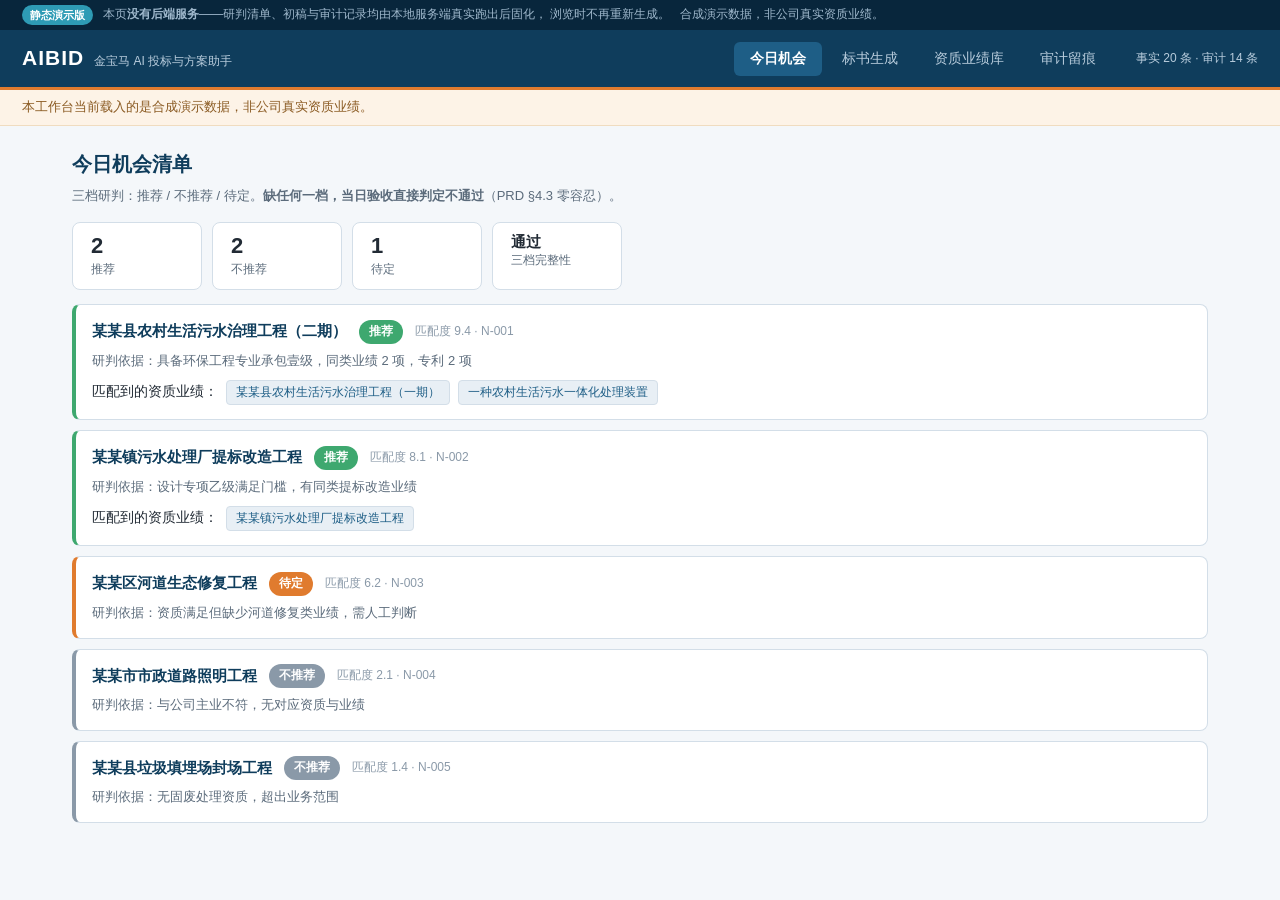
<file: demo.html>
<!DOCTYPE html>
<html lang="zh-CN">
<head>
<meta charset="utf-8">
<meta name="viewport" content="width=device-width, initial-scale=1">
<title>AIBID 工作台 · 金宝马 AI 投标与方案助手</title>
<style>
/* AIBID 工作台 · 样式
   配色沿用项目既有设计令牌（深靛蓝主色 + 青蓝/橙作强调），
   与交付的 PPT、架构图保持一致。 */

:root {
  --navy: #0F3D5C;
  --navy-d: #08263C;
  --navy-l: #1E5E86;
  --teal: #2E9BB5;
  --orange: #E07B2E;
  --green: #3EA86F;
  --red: #C04A3F;
  --dark: #222B35;
  --gray: #5B6B7B;
  --gray-l: #8A99A8;
  --bg: #F4F7FA;
  --bg2: #E8EFF5;
  --border: #D3DEE8;
  --white: #fff;
}

* { box-sizing: border-box; }

body {
  margin: 0;
  font-family: "Microsoft YaHei", "微软雅黑", "PingFang SC", "Noto Sans CJK SC",
               "WenQuanYi Micro Hei", sans-serif;
  background: var(--bg);
  color: var(--dark);
  font-size: 14px;
  line-height: 1.65;
}

/* ------------------------------------------------------------ 顶栏 */
.topbar {
  display: flex; align-items: center; gap: 24px;
  background: var(--navy); color: var(--white);
  padding: 0 22px; height: 60px;
  border-bottom: 3px solid var(--orange);
  position: sticky; top: 0; z-index: 20;
}
.brand { display: flex; align-items: baseline; gap: 10px; }
.logo { font-size: 21px; font-weight: 700; letter-spacing: 1px; }
.sub { font-size: 12px; color: #B8CCDC; }
.tabs { display: flex; gap: 4px; margin-left: auto; }
.tab {
  background: transparent; border: 0; color: #B8CCDC;
  padding: 8px 16px; border-radius: 6px; cursor: pointer;
  font-size: 14px; font-family: inherit; transition: .15s;
}
.tab:hover { background: rgba(255,255,255,.08); color: var(--white); }
.tab.active { background: var(--navy-l); color: var(--white); font-weight: 600; }
.status { font-size: 12px; color: #B8CCDC; white-space: nowrap; }

/* ------------------------------------------------------------ 声明条 */
.notice {
  background: #FDF3E7; color: #8A5A22;
  border-bottom: 1px solid #F0DCC0;
  padding: 7px 22px; font-size: 12.5px;
}

main { padding: 22px; max-width: 1180px; margin: 0 auto; }
.view { display: none; }
.view.active { display: block; }

.viewhead { margin-bottom: 16px; }
.viewhead h2 { margin: 0 0 4px; font-size: 20px; color: var(--navy); }
.viewhead p { margin: 0; color: var(--gray); font-size: 13px; }

.panel {
  background: var(--white); border: 1px solid var(--border);
  border-radius: 8px; padding: 16px; margin-bottom: 16px;
}
.panel h3 { margin: 0 0 12px; font-size: 15px; color: var(--navy); }

.stack { display: flex; flex-direction: column; gap: 10px; }

/* ------------------------------------------------------------ 控件 */
.controls { display: flex; gap: 16px; align-items: flex-end; flex-wrap: wrap; }
.controls label {
  display: flex; flex-direction: column; gap: 5px;
  font-size: 12.5px; color: var(--gray); font-weight: 600;
}
input, select {
  font-family: inherit; font-size: 14px;
  padding: 8px 10px; border: 1px solid var(--border);
  border-radius: 6px; background: var(--white); color: var(--dark);
  min-width: 170px;
}
input:focus, select:focus { outline: 2px solid var(--teal); outline-offset: -1px; }
button {
  font-family: inherit; font-size: 14px; cursor: pointer;
  padding: 9px 18px; border-radius: 6px;
  border: 1px solid var(--border); background: var(--white); color: var(--dark);
  transition: .15s;
}
button:hover { border-color: var(--teal); color: var(--teal); }
button.primary {
  background: var(--navy); color: var(--white); border-color: var(--navy);
  font-weight: 600;
}
button.primary:hover { background: var(--navy-l); color: var(--white); }
button:disabled { opacity: .5; cursor: not-allowed; }

/* ------------------------------------------------------------ 机会卡片 */
.verdictbar { display: flex; gap: 10px; margin-bottom: 14px; flex-wrap: wrap; }
.vchip {
  border-radius: 8px; padding: 10px 18px; border: 1px solid var(--border);
  background: var(--white); min-width: 130px;
}
.vchip .n { font-size: 22px; font-weight: 700; line-height: 1.2; }
.vchip .l { font-size: 12px; color: var(--gray); }
.vchip.miss { border-color: var(--red); background: #FAF0EF; }

.opp {
  background: var(--white); border: 1px solid var(--border);
  border-left: 4px solid var(--gray-l);
  border-radius: 8px; padding: 14px 16px;
}
.opp.推荐 { border-left-color: var(--green); }
.opp.不推荐 { border-left-color: var(--gray-l); }
.opp.待定 { border-left-color: var(--orange); }
.opp .row1 { display: flex; align-items: center; gap: 12px; flex-wrap: wrap; }
.opp .title { font-weight: 600; font-size: 15px; color: var(--navy); }
.opp .score { font-size: 12px; color: var(--gray-l); }
.badge {
  font-size: 12px; font-weight: 700; padding: 2px 10px; border-radius: 20px;
  color: var(--white);
}
.badge.推荐 { background: var(--green); }
.badge.不推荐 { background: var(--gray-l); }
.badge.待定 { background: var(--orange); }
.opp .reason { color: var(--gray); font-size: 13px; margin-top: 6px; }
.opp .matched { margin-top: 8px; display: flex; gap: 8px; flex-wrap: wrap; }
.tag {
  font-size: 12px; padding: 2px 9px; border-radius: 4px;
  background: var(--bg2); color: var(--navy-l); border: 1px solid var(--border);
}

/* ------------------------------------------------------------ 生成结果 */
.result-head {
  display: flex; align-items: center; gap: 12px; flex-wrap: wrap;
  margin-bottom: 12px;
}
.pill {
  font-size: 12.5px; font-weight: 700; padding: 4px 12px; border-radius: 20px;
}
.pill.ok { background: #E7F5EC; color: var(--green); }
.pill.bad { background: #FAF0EF; color: var(--red); }

.draft {
  background: var(--white); border: 1px solid var(--border);
  border-radius: 8px; padding: 20px 24px;
}
.draft h4 {
  margin: 18px 0 8px; font-size: 15px; color: var(--navy);
  padding-bottom: 6px; border-bottom: 1px solid var(--border);
}
.draft h4:first-child { margin-top: 0; }
.draft p { margin: 0; line-height: 1.9; text-align: justify; }

/* 引用高亮 —— 本应用的核心视觉：每处事实都可点开溯源 */
.cite {
  background: #EAF6F9; border-bottom: 2px solid var(--teal);
  padding: 1px 2px; border-radius: 3px; cursor: pointer;
  transition: .12s;
}
.cite:hover { background: #D3EDF4; }

.blockedbox {
  background: #FAF0EF; border: 1px solid var(--red);
  border-left: 5px solid var(--red);
  border-radius: 8px; padding: 16px 20px; margin-bottom: 14px;
}
.blockedbox h3 { color: var(--red); margin: 0 0 8px; font-size: 15px; }
.blockedbox ul { margin: 8px 0 0; padding-left: 20px; color: #7A3B36; }
.blockedbox li { margin-bottom: 4px; font-size: 13px; }

.riskbox {
  background: #FDF7EE; border: 1px solid #F0DCC0;
  border-radius: 8px; padding: 14px 18px; margin-top: 14px;
}
.riskbox h3 { color: #8A5A22; margin: 0 0 8px; font-size: 14px; }
.riskbox .ok { color: var(--green); font-weight: 600; }

/* ------------------------------------------------------------ 事实库 */
.filter { display: flex; gap: 8px; margin-bottom: 14px; flex-wrap: wrap; }
.filter button.on { background: var(--navy); color: var(--white); border-color: var(--navy); }

.fact {
  background: var(--white); border: 1px solid var(--border);
  border-radius: 8px; padding: 12px 16px;
}
.fact .top { display: flex; align-items: center; gap: 10px; flex-wrap: wrap; }
.fact .fid {
  font-family: ui-monospace, Consolas, monospace; font-size: 12px;
  background: var(--bg2); padding: 2px 7px; border-radius: 4px; color: var(--navy-l);
}
.fact .ttl { font-weight: 600; color: var(--navy); }
.fact .meta { color: var(--gray); font-size: 12.5px; margin-top: 5px; }
.fact .rendered {
  margin-top: 7px; padding: 8px 12px; background: var(--bg);
  border-left: 3px solid var(--teal); border-radius: 4px;
  font-size: 13px; color: var(--dark);
}

/* ------------------------------------------------------------ 审计 */
.summary { display: flex; gap: 12px; flex-wrap: wrap; margin-bottom: 16px; }
.sum {
  background: var(--white); border: 1px solid var(--border);
  border-radius: 8px; padding: 12px 18px; min-width: 150px;
}
.sum .n { font-size: 20px; font-weight: 700; color: var(--navy); }
.sum .l { font-size: 12px; color: var(--gray); }
.sum.ok { border-color: var(--green); }
.sum.ok .n { color: var(--green); }
.sum.bad { border-color: var(--red); }
.sum.bad .n { color: var(--red); }

table { width: 100%; border-collapse: collapse; font-size: 13px; }
th {
  text-align: left; padding: 8px 10px; background: var(--navy);
  color: var(--white); font-weight: 600; font-size: 12.5px;
}
td { padding: 7px 10px; border-bottom: 1px solid var(--border); }
tr:nth-child(even) td { background: var(--bg); }
.mono { font-family: ui-monospace, Consolas, monospace; font-size: 12px; color: var(--gray); }

/* ------------------------------------------------------------ 弹窗 */
.modal {
  display: none; position: fixed; inset: 0; z-index: 50;
  background: rgba(8,38,60,.55);
  align-items: center; justify-content: center; padding: 20px;
}
.modal.open { display: flex; }
.modalbox {
  background: var(--white); border-radius: 10px; padding: 24px 26px;
  max-width: 560px; width: 100%; max-height: 80vh; overflow: auto;
  position: relative;
}
.closer {
  position: absolute; top: 12px; right: 12px;
  border: 0; background: transparent; font-size: 16px; color: var(--gray);
  padding: 4px 8px;
}
.modalbox h3 { margin: 0 0 14px; color: var(--navy); font-size: 16px; }
.kv { display: grid; grid-template-columns: 96px 1fr; gap: 8px 12px; font-size: 13px; }
.kv .k { color: var(--gray); font-weight: 600; }
.kv .v { color: var(--dark); word-break: break-all; }
.quote {
  margin-top: 14px; padding: 12px 14px; background: var(--bg);
  border-left: 3px solid var(--teal); border-radius: 4px; line-height: 1.8;
}

.empty { color: var(--gray-l); text-align: center; padding: 30px; font-size: 13px; }
.spin { color: var(--teal); font-size: 13px; padding: 10px 0; }

</style>
<style>
  /* 静态演示版附加样式 —— 不动 style.css，保证它与 app/static/style.css 逐字一致 */
  .demo-strip {
    background: var(--navy-d); color: #9FB8CC;
    font-size: 12px; padding: 5px 22px;
    display: flex; gap: 10px; align-items: center; flex-wrap: wrap;
  }
  .demo-strip .chip {
    background: var(--teal); color: #fff; font-weight: 700;
    padding: 1px 8px; border-radius: 20px; font-size: 11px;
  }
  .demo-strip a { color: #8FD3E6; }
</style>
</head>
<body>

<div class="demo-strip">
  <span class="chip">静态演示版</span>
  <span>本页<b>没有后端服务</b>——研判清单、初稿与审计记录均由本地服务端真实跑出后固化，
        浏览时不再重新生成。</span>
  <span>合成演示数据，非公司真实资质业绩。</span>
</div>

<header class="topbar">
  <div class="brand">
    <span class="logo">AIBID</span>
    <span class="sub">金宝马 AI 投标与方案助手</span>
  </div>
  <nav class="tabs">
    <button class="tab active" data-view="opps">今日机会</button>
    <button class="tab" data-view="gen">标书生成</button>
    <button class="tab" data-view="facts">资质业绩库</button>
    <button class="tab" data-view="audit">审计留痕</button>
  </nav>
  <div class="status" id="status"></div>
</header>

<div class="notice" id="notice"></div>

<main>

  <!-- ============================ 今日机会 ============================ -->
  <section class="view active" id="view-opps">
    <div class="viewhead">
      <h2>今日机会清单</h2>
      <p>三档研判：推荐 / 不推荐 / 待定。<b>缺任何一档，当日验收直接判定不通过</b>（PRD §4.3 零容忍）。</p>
    </div>
    <div class="verdictbar" id="verdictbar"></div>
    <div id="oppsList" class="stack"></div>
  </section>

  <!-- ============================ 标书生成 ============================ -->
  <section class="view" id="view-gen">
    <div class="viewhead">
      <h2>标书初稿生成</h2>
      <p>AI 只出初稿、不做决策。每处事实引用都会被<b>确定性回查器</b>逐条核验，
         不通过即<b>阻断出稿</b>。</p>
    </div>

    <div class="panel">
      <div class="controls">
        <label>标书类型
          <select id="tpl">
            <option>商务标</option>
            <option>技术标</option>
          </select>
        </label>
        <label>项目关键词
          <input id="kw" list="kwlist" value="农村生活污水" placeholder="如：农村生活污水">
        </label>
        <label>生成人
          <input id="actor" value="小陈" placeholder="姓名">
        </label>
        <button class="primary" id="btnGen">生成初稿</button>
      </div>
      <datalist id="kwlist"></datalist>
      <p style="margin:10px 0 0;font-size:12.5px;color:#5B6B7B">
        静态版预置了若干关键词与模板组合的<b>真实生成结果</b>，点输入框可下拉选择。
        填入其他关键词将返回「阻断」——静态版无后端可检索，与真实系统的
        fail-closed 行为一致：<b>查不到事实就不出稿</b>。
        回放的是导出时的记录，故「生成人」填什么都不改变结果。
      </p>
    </div>

    <div id="genResult"></div>
  </section>

  <!-- ============================ 资质业绩库 ============================ -->
  <section class="view" id="view-facts">
    <div class="viewhead">
      <h2>资质业绩库</h2>
      <p>事实<b>入库后不可修改</b>，只能新增版本 —— 由数据库触发器强制，
         防止有人事后偷改业绩去投标。</p>
    </div>
    <div class="filter" id="factFilter"></div>
    <div id="factsList" class="stack"></div>
  </section>

  <!-- ============================ 审计留痕 ============================ -->
  <section class="view" id="view-audit">
    <div class="viewhead">
      <h2>审计留痕</h2>
      <p>哈希链 append-only：<b>改动任意一条记录，其后全部失配</b>。
         审计方可脱离本系统独立重算。</p>
    </div>
    <div id="auditSummary"></div>
    <div class="panel">
      <h3>已生成初稿</h3>
      <div id="draftsList"></div>
    </div>
    <div class="panel">
      <h3>审计日志（末 60 条）</h3>
      <div id="auditLog"></div>
    </div>
  </section>

</main>

<div class="modal" id="modal">
  <div class="modalbox">
    <button class="closer" id="modalClose">✕</button>
    <div id="modalBody"></div>
  </div>
</div>

<!-- 顺序要紧：先备好数据、再装好 fetch 垫片，最后才加载 app.js。
     app.js 与线上版逐字相同 —— 演示版没有改一行业务代码。 -->
<script>
/* AIBID 静态演示数据 —— 由 scripts/export_static_demo.py 自动生成。
 * 内容为真实流水线跑出的合成演示数据，非公司真实资质业绩。
 * 请勿手工编辑；要改请改导出脚本后重跑。 */
window.DEMO_DATA = {
 "facts": [
  {
   "fact_id": "CERT-001",
   "kind": "certificate",
   "kind_label": "资质证书",
   "title": "高新技术企业证书",
   "issued_at": "2023-12-31",
   "issuer": "湖北省科学技术厅",
   "ref_no": "GR20234200xxxx",
   "version": 1,
   "rendered": "高新技术企业证书（湖北省科学技术厅颁发，有效期至 2023 年 12 月，证书编号 GR20234200xxxx）",
   "evidence_uri": "minio://aibid-evidence/demo/CERT-001.pdf",
   "evidence_sha": "ae8e0b176ebace72…"
  },
  {
   "fact_id": "CERT-002",
   "kind": "certificate",
   "kind_label": "资质证书",
   "title": "ISO9001 质量管理体系认证证书",
   "issued_at": "2024-05-31",
   "issuer": "中质协质量保证中心",
   "ref_no": "00124Q30xxxR0M",
   "version": 1,
   "rendered": "ISO9001 质量管理体系认证证书（中质协质量保证中心颁发，有效期至 2024 年 05 月，证书编号 00124Q30xxxR0M）",
   "evidence_uri": "minio://aibid-evidence/demo/CERT-002.pdf",
   "evidence_sha": "f23c9481a4f9fc23…"
  },
  {
   "fact_id": "CERT-003",
   "kind": "certificate",
   "kind_label": "资质证书",
   "title": "ISO14001 环境管理体系认证证书",
   "issued_at": "2024-05-31",
   "issuer": "中质协质量保证中心",
   "ref_no": "00124E30xxxR0M",
   "version": 1,
   "rendered": "ISO14001 环境管理体系认证证书（中质协质量保证中心颁发，有效期至 2024 年 05 月，证书编号 00124E30xxxR0M）",
   "evidence_uri": "minio://aibid-evidence/demo/CERT-003.pdf",
   "evidence_sha": "5a861d370f41df90…"
  },
  {
   "fact_id": "CERT-004",
   "kind": "certificate",
   "kind_label": "资质证书",
   "title": "安全生产许可证",
   "issued_at": "2025-03-31",
   "issuer": "湖北省住房和城乡建设厅",
   "ref_no": "（鄂）JZ安许证字[2022]xxxxxx",
   "version": 1,
   "rendered": "安全生产许可证（湖北省住房和城乡建设厅颁发，有效期至 2025 年 03 月，证书编号 （鄂）JZ安许证字[2022]xxxxxx）",
   "evidence_uri": "minio://aibid-evidence/demo/CERT-004.pdf",
   "evidence_sha": "e08d9a2247f036b1…"
  },
  {
   "fact_id": "CERT-005",
   "kind": "certificate",
   "kind_label": "资质证书",
   "title": "黑臭水体治理产业联盟理事长单位证书",
   "issued_at": "2022-10-31",
   "issuer": "黑臭水体治理产业技术创新战略联盟",
   "ref_no": "LM2022xxx",
   "version": 1,
   "rendered": "黑臭水体治理产业联盟理事长单位证书（黑臭水体治理产业技术创新战略联盟颁发，有效期至 2022 年 10 月，证书编号 LM2022xxx）",
   "evidence_uri": "minio://aibid-evidence/demo/CERT-005.pdf",
   "evidence_sha": "6ae4c3e649a9a4d3…"
  },
  {
   "fact_id": "PAT-001",
   "kind": "patent",
   "kind_label": "专利",
   "title": "一种农村生活污水一体化处理装置",
   "issued_at": "2021-05-18",
   "issuer": "国家知识产权局",
   "ref_no": "ZL202110xxxxxx.1",
   "version": 1,
   "rendered": "一种农村生活污水一体化处理装置（2021 年授权，国家知识产权局，专利号 ZL202110xxxxxx.1）",
   "evidence_uri": "minio://aibid-evidence/demo/PAT-001.pdf",
   "evidence_sha": "451e6819ddfb5a27…"
  },
  {
   "fact_id": "PAT-002",
   "kind": "patent",
   "kind_label": "专利",
   "title": "一种光伏曝气机用智能控制方法",
   "issued_at": "2022-03-22",
   "issuer": "国家知识产权局",
   "ref_no": "ZL202210xxxxxx.4",
   "version": 1,
   "rendered": "一种光伏曝气机用智能控制方法（2022 年授权，国家知识产权局，专利号 ZL202210xxxxxx.4）",
   "evidence_uri": "minio://aibid-evidence/demo/PAT-002.pdf",
   "evidence_sha": "1fe068c39fde8a35…"
  },
  {
   "fact_id": "PAT-003",
   "kind": "patent",
   "kind_label": "专利",
   "title": "一种黑臭水体原位修复的微生物菌剂投加装置",
   "issued_at": "2020-09-11",
   "issuer": "国家知识产权局",
   "ref_no": "ZL202010xxxxxx.7",
   "version": 1,
   "rendered": "一种黑臭水体原位修复的微生物菌剂投加装置（2020 年授权，国家知识产权局，专利号 ZL202010xxxxxx.7）",
   "evidence_uri": "minio://aibid-evidence/demo/PAT-003.pdf",
   "evidence_sha": "bfc25747720b61cc…"
  },
  {
   "fact_id": "PAT-004",
   "kind": "patent",
   "kind_label": "专利",
   "title": "一种风光互补供电的污水处理系统",
   "issued_at": "2023-01-06",
   "issuer": "国家知识产权局",
   "ref_no": "ZL202310xxxxxx.2",
   "version": 1,
   "rendered": "一种风光互补供电的污水处理系统（2023 年授权，国家知识产权局，专利号 ZL202310xxxxxx.2）",
   "evidence_uri": "minio://aibid-evidence/demo/PAT-004.pdf",
   "evidence_sha": "e988c1952bad925c…"
  },
  {
   "fact_id": "PAT-005",
   "kind": "patent",
   "kind_label": "专利",
   "title": "一种河道生态护坡结构",
   "issued_at": "2019-07-30",
   "issuer": "国家知识产权局",
   "ref_no": "ZL201910xxxxxx.9",
   "version": 1,
   "rendered": "一种河道生态护坡结构（2019 年授权，国家知识产权局，专利号 ZL201910xxxxxx.9）",
   "evidence_uri": "minio://aibid-evidence/demo/PAT-005.pdf",
   "evidence_sha": "69fa8e205b41334a…"
  },
  {
   "fact_id": "PAT-006",
   "kind": "patent",
   "kind_label": "专利",
   "title": "一种污水处理用高效沉淀池",
   "issued_at": "2022-11-25",
   "issuer": "国家知识产权局",
   "ref_no": "ZL202211xxxxxx.5",
   "version": 1,
   "rendered": "一种污水处理用高效沉淀池（2022 年授权，国家知识产权局，专利号 ZL202211xxxxxx.5）",
   "evidence_uri": "minio://aibid-evidence/demo/PAT-006.pdf",
   "evidence_sha": "4e7d1f25a1809b3a…"
  },
  {
   "fact_id": "PRJ-001",
   "kind": "project",
   "kind_label": "工程业绩",
   "title": "某某县农村生活污水治理工程（一期）",
   "issued_at": "2021-10-15",
   "issuer": "某某县住房和城乡建设局",
   "ref_no": "HBJM-2021-037",
   "version": 1,
   "rendered": "某某县农村生活污水治理工程（一期）（2021 年 10 月，建设单位 某某县住房和城乡建设局）（合同号 HBJM-2021-037）",
   "evidence_uri": "minio://aibid-evidence/demo/PRJ-001.pdf",
   "evidence_sha": "8f11b23338820cf8…"
  },
  {
   "fact_id": "PRJ-002",
   "kind": "project",
   "kind_label": "工程业绩",
   "title": "某某市黑臭水体整治工程",
   "issued_at": "2020-06-28",
   "issuer": "某某市城市管理执法局",
   "ref_no": "HBJM-2020-014",
   "version": 1,
   "rendered": "某某市黑臭水体整治工程（2020 年 06 月，建设单位 某某市城市管理执法局）（合同号 HBJM-2020-014）",
   "evidence_uri": "minio://aibid-evidence/demo/PRJ-002.pdf",
   "evidence_sha": "9d396777d0385c5e…"
  },
  {
   "fact_id": "PRJ-003",
   "kind": "project",
   "kind_label": "工程业绩",
   "title": "某某镇污水处理厂提标改造工程",
   "issued_at": "2022-08-09",
   "issuer": "某某镇人民政府",
   "ref_no": "HBJM-2022-052",
   "version": 1,
   "rendered": "某某镇污水处理厂提标改造工程（2022 年 08 月，建设单位 某某镇人民政府）（合同号 HBJM-2022-052）",
   "evidence_uri": "minio://aibid-evidence/demo/PRJ-003.pdf",
   "evidence_sha": "3f84031b8b21b360…"
  },
  {
   "fact_id": "PRJ-004",
   "kind": "project",
   "kind_label": "工程业绩",
   "title": "某某区农村环境综合整治项目",
   "issued_at": "2023-04-20",
   "issuer": "某某区生态环境分局",
   "ref_no": "HBJM-2023-008",
   "version": 1,
   "rendered": "某某区农村环境综合整治项目（2023 年 04 月，建设单位 某某区生态环境分局）（合同号 HBJM-2023-008）",
   "evidence_uri": "minio://aibid-evidence/demo/PRJ-004.pdf",
   "evidence_sha": "48caaeece3c89e4e…"
  },
  {
   "fact_id": "PRJ-005",
   "kind": "project",
   "kind_label": "工程业绩",
   "title": "某某县河道生态修复工程",
   "issued_at": "2019-12-05",
   "issuer": "某某县水利和湖泊局",
   "ref_no": "HBJM-2019-061",
   "version": 1,
   "rendered": "某某县河道生态修复工程（2019 年 12 月，建设单位 某某县水利和湖泊局）（合同号 HBJM-2019-061）",
   "evidence_uri": "minio://aibid-evidence/demo/PRJ-005.pdf",
   "evidence_sha": "3a1bb31ceb3a0601…"
  },
  {
   "fact_id": "PRJ-006",
   "kind": "project",
   "kind_label": "工程业绩",
   "title": "某某村分散式污水处理设施建设",
   "issued_at": "2024-03-12",
   "issuer": "某某乡人民政府",
   "ref_no": "HBJM-2024-021",
   "version": 1,
   "rendered": "某某村分散式污水处理设施建设（2024 年 03 月，建设单位 某某乡人民政府）（合同号 HBJM-2024-021）",
   "evidence_uri": "minio://aibid-evidence/demo/PRJ-006.pdf",
   "evidence_sha": "260a58b61a04afec…"
  },
  {
   "fact_id": "QUAL-001",
   "kind": "qualification",
   "kind_label": "资质类别",
   "title": "环境工程（水污染防治）设计专项乙级",
   "issued_at": "2021-06-30",
   "issuer": "湖北省住房和城乡建设厅",
   "ref_no": "A1420xxxxxx",
   "version": 1,
   "rendered": "环境工程（水污染防治）设计专项乙级（湖北省住房和城乡建设厅）",
   "evidence_uri": "minio://aibid-evidence/demo/QUAL-001.pdf",
   "evidence_sha": "55d7ee641e12d8a1…"
  },
  {
   "fact_id": "QUAL-002",
   "kind": "qualification",
   "kind_label": "资质类别",
   "title": "环保工程专业承包壹级",
   "issued_at": "2020-11-15",
   "issuer": "湖北省住房和城乡建设厅",
   "ref_no": "D2420xxxxxx",
   "version": 1,
   "rendered": "环保工程专业承包壹级（湖北省住房和城乡建设厅）",
   "evidence_uri": "minio://aibid-evidence/demo/QUAL-002.pdf",
   "evidence_sha": "5c1e9aceab9e3c17…"
  },
  {
   "fact_id": "QUAL-003",
   "kind": "qualification",
   "kind_label": "资质类别",
   "title": "市政公用工程施工总承包贰级",
   "issued_at": "2019-08-20",
   "issuer": "湖北省住房和城乡建设厅",
   "ref_no": "D3420xxxxxx",
   "version": 1,
   "rendered": "市政公用工程施工总承包贰级（湖北省住房和城乡建设厅）",
   "evidence_uri": "minio://aibid-evidence/demo/QUAL-003.pdf",
   "evidence_sha": "f24ddfac94985275…"
  }
 ],
 "opportunities": [
  {
   "notice_id": "N-001",
   "title": "某某县农村生活污水治理工程（二期）",
   "score": 9.4,
   "verdict": "推荐",
   "reasons": [
    "具备环保工程专业承包壹级，同类业绩 2 项，专利 2 项"
   ],
   "matched": [
    {
     "fact_id": "PRJ-001",
     "title": "某某县农村生活污水治理工程（一期）"
    },
    {
     "fact_id": "PAT-001",
     "title": "一种农村生活污水一体化处理装置"
    }
   ]
  },
  {
   "notice_id": "N-002",
   "title": "某某镇污水处理厂提标改造工程",
   "score": 8.1,
   "verdict": "推荐",
   "reasons": [
    "设计专项乙级满足门槛，有同类提标改造业绩"
   ],
   "matched": [
    {
     "fact_id": "PRJ-003",
     "title": "某某镇污水处理厂提标改造工程"
    }
   ]
  },
  {
   "notice_id": "N-003",
   "title": "某某区河道生态修复工程",
   "score": 6.2,
   "verdict": "待定",
   "reasons": [
    "资质满足但缺少河道修复类业绩，需人工判断"
   ],
   "matched": []
  },
  {
   "notice_id": "N-004",
   "title": "某某市市政道路照明工程",
   "score": 2.1,
   "verdict": "不推荐",
   "reasons": [
    "与公司主业不符，无对应资质与业绩"
   ],
   "matched": []
  },
  {
   "notice_id": "N-005",
   "title": "某某县垃圾填埋场封场工程",
   "score": 1.4,
   "verdict": "不推荐",
   "reasons": [
    "无固废处理资质，超出业务范围"
   ],
   "matched": []
  }
 ],
 "generate": {
  "商务标|农村生活污水": {
   "draft_id": "DRAFT-B6A98DC0CF36",
   "keyword": "农村生活污水",
   "template": "商务标",
   "blocked": false,
   "status": "verified",
   "snapshot_id": "SNAP-AC3BC8C4BCDBED8B",
   "generated_by": "小陈",
   "sections": [
    {
     "heading": "第一章 投标人基本情况",
     "text": "我公司为依法注册的环保工程企业，具备环境工程（水污染防治）设计专项乙级（湖北省住房和城乡建设厅），并持有安全生产许可证（湖北省住房和城乡建设厅颁发，有效期至 2025 年 03 月，证书编号 （鄂）JZ安许证字[2022]xxxxxx）、ISO9001 质量管理体系认证证书（中质协质量保证中心颁发，有效期至 2024 年 05 月，证书编号 00124Q30xxxR0M）、ISO14001 环境管理体系认证证书（中质协质量保证中心颁发，有效期至 2024 年 05 月，证书编号 00124E30xxxR0M）、高新技术企业证书（湖北省科学技术厅颁发，有效期至 2023 年 12 月，证书编号 GR20234200xxxx）。上述资质证书均在有效期内，投标时可提供原件核验。"
    },
    {
     "heading": "第二章 类似工程业绩",
     "text": "近年我公司完成的同类工程业绩包括某某县农村生活污水治理工程（一期）（2021 年 10 月，建设单位 某某县住房和城乡建设局）（合同号 HBJM-2021-037）、某某区农村环境综合整治项目（2023 年 04 月，建设单位 某某区生态环境分局）（合同号 HBJM-2023-008）、某某镇污水处理厂提标改造工程（2022 年 08 月，建设单位 某某镇人民政府）（合同号 HBJM-2022-052）、某某村分散式污水处理设施建设（2024 年 03 月，建设单位 某某乡人民政府）（合同号 HBJM-2024-021）。以上项目均已竣工并通过建设单位验收，可提供合同及验收证明。"
    },
    {
     "heading": "第三章 技术能力与知识产权",
     "text": "我公司在环保治理领域持续投入研发，已获授权专利包括一种农村生活污水一体化处理装置（2021 年授权，国家知识产权局，专利号 ZL202110xxxxxx.1）、一种污水处理用高效沉淀池（2022 年授权，国家知识产权局，专利号 ZL202211xxxxxx.5）、一种风光互补供电的污水处理系统（2023 年授权，国家知识产权局，专利号 ZL202310xxxxxx.2）。上述专利均为自主申请，权属清晰无争议。"
    }
   ],
   "citations": [
    {
     "fact_id": "QUAL-001",
     "start": 18,
     "end": 48,
     "rendered": "环境工程（水污染防治）设计专项乙级（湖北省住房和城乡建设厅）",
     "kind": "qualification",
     "title": "环境工程（水污染防治）设计专项乙级",
     "evidence_uri": "minio://aibid-evidence/demo/QUAL-001.pdf",
     "issued_at": "2021-06-30"
    },
    {
     "fact_id": "CERT-004",
     "start": 52,
     "end": 118,
     "rendered": "安全生产许可证（湖北省住房和城乡建设厅颁发，有效期至 2025 年 03 月，证书编号 （鄂）JZ安许证字[2022]xxxxxx）",
     "kind": "certificate",
     "title": "安全生产许可证",
     "evidence_uri": "minio://aibid-evidence/demo/CERT-004.pdf",
     "issued_at": "2025-03-31"
    },
    {
     "fact_id": "CERT-002",
     "start": 119,
     "end": 187,
     "rendered": "ISO9001 质量管理体系认证证书（中质协质量保证中心颁发，有效期至 2024 年 05 月，证书编号 00124Q30xxxR0M）",
     "kind": "certificate",
     "title": "ISO9001 质量管理体系认证证书",
     "evidence_uri": "minio://aibid-evidence/demo/CERT-002.pdf",
     "issued_at": "2024-05-31"
    },
    {
     "fact_id": "CERT-003",
     "start": 188,
     "end": 257,
     "rendered": "ISO14001 环境管理体系认证证书（中质协质量保证中心颁发，有效期至 2024 年 05 月，证书编号 00124E30xxxR0M）",
     "kind": "certificate",
     "title": "ISO14001 环境管理体系认证证书",
     "evidence_uri": "minio://aibid-evidence/demo/CERT-003.pdf",
     "issued_at": "2024-05-31"
    },
    {
     "fact_id": "CERT-001",
     "start": 258,
     "end": 315,
     "rendered": "高新技术企业证书（湖北省科学技术厅颁发，有效期至 2023 年 12 月，证书编号 GR20234200xxxx）",
     "kind": "certificate",
     "title": "高新技术企业证书",
     "evidence_uri": "minio://aibid-evidence/demo/CERT-001.pdf",
     "issued_at": "2023-12-31"
    },
    {
     "fact_id": "PRJ-001",
     "start": 357,
     "end": 423,
     "rendered": "某某县农村生活污水治理工程（一期）（2021 年 10 月，建设单位 某某县住房和城乡建设局）（合同号 HBJM-2021-037）",
     "kind": "project",
     "title": "某某县农村生活污水治理工程（一期）",
     "evidence_uri": "minio://aibid-evidence/demo/PRJ-001.pdf",
     "issued_at": "2021-10-15"
    },
    {
     "fact_id": "PRJ-004",
     "start": 424,
     "end": 484,
     "rendered": "某某区农村环境综合整治项目（2023 年 04 月，建设单位 某某区生态环境分局）（合同号 HBJM-2023-008）",
     "kind": "project",
     "title": "某某区农村环境综合整治项目",
     "evidence_uri": "minio://aibid-evidence/demo/PRJ-004.pdf",
     "issued_at": "2023-04-20"
    },
    {
     "fact_id": "PRJ-003",
     "start": 485,
     "end": 544,
     "rendered": "某某镇污水处理厂提标改造工程（2022 年 08 月，建设单位 某某镇人民政府）（合同号 HBJM-2022-052）",
     "kind": "project",
     "title": "某某镇污水处理厂提标改造工程",
     "evidence_uri": "minio://aibid-evidence/demo/PRJ-003.pdf",
     "issued_at": "2022-08-09"
    },
    {
     "fact_id": "PRJ-006",
     "start": 545,
     "end": 604,
     "rendered": "某某村分散式污水处理设施建设（2024 年 03 月，建设单位 某某乡人民政府）（合同号 HBJM-2024-021）",
     "kind": "project",
     "title": "某某村分散式污水处理设施建设",
     "evidence_uri": "minio://aibid-evidence/demo/PRJ-006.pdf",
     "issued_at": "2024-03-12"
    },
    {
     "fact_id": "PAT-001",
     "start": 660,
     "end": 714,
     "rendered": "一种农村生活污水一体化处理装置（2021 年授权，国家知识产权局，专利号 ZL202110xxxxxx.1）",
     "kind": "patent",
     "title": "一种农村生活污水一体化处理装置",
     "evidence_uri": "minio://aibid-evidence/demo/PAT-001.pdf",
     "issued_at": "2021-05-18"
    },
    {
     "fact_id": "PAT-006",
     "start": 715,
     "end": 766,
     "rendered": "一种污水处理用高效沉淀池（2022 年授权，国家知识产权局，专利号 ZL202211xxxxxx.5）",
     "kind": "patent",
     "title": "一种污水处理用高效沉淀池",
     "evidence_uri": "minio://aibid-evidence/demo/PAT-006.pdf",
     "issued_at": "2022-11-25"
    },
    {
     "fact_id": "PAT-004",
     "start": 767,
     "end": 821,
     "rendered": "一种风光互补供电的污水处理系统（2023 年授权，国家知识产权局，专利号 ZL202310xxxxxx.2）",
     "kind": "patent",
     "title": "一种风光互补供电的污水处理系统",
     "evidence_uri": "minio://aibid-evidence/demo/PAT-004.pdf",
     "issued_at": "2023-01-06"
    }
   ],
   "reasons": [],
   "risk": {
    "coverage": 1.0,
    "checked": 12,
    "findings": [
     {
      "code": "R10_报价大写与小写不一致",
      "located": "投标函",
      "detail": "报价大写或小写缺失，无法核验一致性"
     },
     {
      "code": "R12_文件签署或盖章页缺失",
      "located": "签署页",
      "detail": "缺少签署或盖章页"
     }
    ]
   }
  },
  "技术标|农村生活污水": {
   "draft_id": "DRAFT-C367D59CF2E8",
   "keyword": "农村生活污水",
   "template": "技术标",
   "blocked": false,
   "status": "verified",
   "snapshot_id": "SNAP-AC3BC8C4BCDBED8B",
   "generated_by": "小陈",
   "sections": [
    {
     "heading": "第一章 项目理解与总体思路",
     "text": "本次招标项目与我公司主业高度契合。结合我方在某某县农村生活污水治理工程（一期）（2021 年 10 月，建设单位 某某县住房和城乡建设局）（合同号 HBJM-2021-037）中积累的工程经验，拟按现行技术规范编制本技术方案。"
    },
    {
     "heading": "第二章 工艺路线与关键技术",
     "text": "针对本项目的治理目标，我方采用以一种农村生活污水一体化处理装置（2021 年授权，国家知识产权局，专利号 ZL202110xxxxxx.1）为核心的工艺路线，该技术在同类项目中已有实际应用验证，处理效果稳定可达标。"
    },
    {
     "heading": "第三章 履约能力保障",
     "text": "我方具备环境工程（水污染防治）设计专项乙级（湖北省住房和城乡建设厅），并已完成某某县农村生活污水治理工程（一期）（2021 年 10 月，建设单位 某某县住房和城乡建设局）（合同号 HBJM-2021-037）、某某区农村环境综合整治项目（2023 年 04 月，建设单位 某某区生态环境分局）（合同号 HBJM-2023-008）等工程，人员、设备与资金均可满足本项目工期要求。"
    }
   ],
   "citations": [
    {
     "fact_id": "PRJ-001",
     "start": 22,
     "end": 88,
     "rendered": "某某县农村生活污水治理工程（一期）（2021 年 10 月，建设单位 某某县住房和城乡建设局）（合同号 HBJM-2021-037）",
     "kind": "project",
     "title": "某某县农村生活污水治理工程（一期）",
     "evidence_uri": "minio://aibid-evidence/demo/PRJ-001.pdf",
     "issued_at": "2021-10-15"
    },
    {
     "fact_id": "PAT-001",
     "start": 130,
     "end": 184,
     "rendered": "一种农村生活污水一体化处理装置（2021 年授权，国家知识产权局，专利号 ZL202110xxxxxx.1）",
     "kind": "patent",
     "title": "一种农村生活污水一体化处理装置",
     "evidence_uri": "minio://aibid-evidence/demo/PAT-001.pdf",
     "issued_at": "2021-05-18"
    },
    {
     "fact_id": "QUAL-001",
     "start": 226,
     "end": 256,
     "rendered": "环境工程（水污染防治）设计专项乙级（湖北省住房和城乡建设厅）",
     "kind": "qualification",
     "title": "环境工程（水污染防治）设计专项乙级",
     "evidence_uri": "minio://aibid-evidence/demo/QUAL-001.pdf",
     "issued_at": "2021-06-30"
    },
    {
     "fact_id": "PRJ-001",
     "start": 261,
     "end": 327,
     "rendered": "某某县农村生活污水治理工程（一期）（2021 年 10 月，建设单位 某某县住房和城乡建设局）（合同号 HBJM-2021-037）",
     "kind": "project",
     "title": "某某县农村生活污水治理工程（一期）",
     "evidence_uri": "minio://aibid-evidence/demo/PRJ-001.pdf",
     "issued_at": "2021-10-15"
    },
    {
     "fact_id": "PRJ-004",
     "start": 328,
     "end": 388,
     "rendered": "某某区农村环境综合整治项目（2023 年 04 月，建设单位 某某区生态环境分局）（合同号 HBJM-2023-008）",
     "kind": "project",
     "title": "某某区农村环境综合整治项目",
     "evidence_uri": "minio://aibid-evidence/demo/PRJ-004.pdf",
     "issued_at": "2023-04-20"
    }
   ],
   "reasons": [],
   "risk": {
    "coverage": 1.0,
    "checked": 12,
    "findings": [
     {
      "code": "R10_报价大写与小写不一致",
      "located": "投标函",
      "detail": "报价大写或小写缺失，无法核验一致性"
     },
     {
      "code": "R12_文件签署或盖章页缺失",
      "located": "签署页",
      "detail": "缺少签署或盖章页"
     }
    ]
   }
  },
  "商务标|污水处理厂提标改造": {
   "draft_id": "DRAFT-6F6B93E7B114",
   "keyword": "污水处理厂提标改造",
   "template": "商务标",
   "blocked": false,
   "status": "verified",
   "snapshot_id": "SNAP-AC3BC8C4BCDBED8B",
   "generated_by": "小陈",
   "sections": [
    {
     "heading": "第一章 投标人基本情况",
     "text": "我公司为依法注册的环保工程企业，具备环境工程（水污染防治）设计专项乙级（湖北省住房和城乡建设厅），并持有安全生产许可证（湖北省住房和城乡建设厅颁发，有效期至 2025 年 03 月，证书编号 （鄂）JZ安许证字[2022]xxxxxx）、ISO9001 质量管理体系认证证书（中质协质量保证中心颁发，有效期至 2024 年 05 月，证书编号 00124Q30xxxR0M）、ISO14001 环境管理体系认证证书（中质协质量保证中心颁发，有效期至 2024 年 05 月，证书编号 00124E30xxxR0M）、高新技术企业证书（湖北省科学技术厅颁发，有效期至 2023 年 12 月，证书编号 GR20234200xxxx）。上述资质证书均在有效期内，投标时可提供原件核验。"
    },
    {
     "heading": "第二章 类似工程业绩",
     "text": "近年我公司完成的同类工程业绩包括某某镇污水处理厂提标改造工程（2022 年 08 月，建设单位 某某镇人民政府）（合同号 HBJM-2022-052）、某某村分散式污水处理设施建设（2024 年 03 月，建设单位 某某乡人民政府）（合同号 HBJM-2024-021）、某某县农村生活污水治理工程（一期）（2021 年 10 月，建设单位 某某县住房和城乡建设局）（合同号 HBJM-2021-037）。以上项目均已竣工并通过建设单位验收，可提供合同及验收证明。"
    },
    {
     "heading": "第三章 技术能力与知识产权",
     "text": "我公司在环保治理领域持续投入研发，已获授权专利包括一种污水处理用高效沉淀池（2022 年授权，国家知识产权局，专利号 ZL202211xxxxxx.5）、一种风光互补供电的污水处理系统（2023 年授权，国家知识产权局，专利号 ZL202310xxxxxx.2）、一种农村生活污水一体化处理装置（2021 年授权，国家知识产权局，专利号 ZL202110xxxxxx.1）。上述专利均为自主申请，权属清晰无争议。"
    }
   ],
   "citations": [
    {
     "fact_id": "QUAL-001",
     "start": 18,
     "end": 48,
     "rendered": "环境工程（水污染防治）设计专项乙级（湖北省住房和城乡建设厅）",
     "kind": "qualification",
     "title": "环境工程（水污染防治）设计专项乙级",
     "evidence_uri": "minio://aibid-evidence/demo/QUAL-001.pdf",
     "issued_at": "2021-06-30"
    },
    {
     "fact_id": "CERT-004",
     "start": 52,
     "end": 118,
     "rendered": "安全生产许可证（湖北省住房和城乡建设厅颁发，有效期至 2025 年 03 月，证书编号 （鄂）JZ安许证字[2022]xxxxxx）",
     "kind": "certificate",
     "title": "安全生产许可证",
     "evidence_uri": "minio://aibid-evidence/demo/CERT-004.pdf",
     "issued_at": "2025-03-31"
    },
    {
     "fact_id": "CERT-002",
     "start": 119,
     "end": 187,
     "rendered": "ISO9001 质量管理体系认证证书（中质协质量保证中心颁发，有效期至 2024 年 05 月，证书编号 00124Q30xxxR0M）",
     "kind": "certificate",
     "title": "ISO9001 质量管理体系认证证书",
     "evidence_uri": "minio://aibid-evidence/demo/CERT-002.pdf",
     "issued_at": "2024-05-31"
    },
    {
     "fact_id": "CERT-003",
     "start": 188,
     "end": 257,
     "rendered": "ISO14001 环境管理体系认证证书（中质协质量保证中心颁发，有效期至 2024 年 05 月，证书编号 00124E30xxxR0M）",
     "kind": "certificate",
     "title": "ISO14001 环境管理体系认证证书",
     "evidence_uri": "minio://aibid-evidence/demo/CERT-003.pdf",
     "issued_at": "2024-05-31"
    },
    {
     "fact_id": "CERT-001",
     "start": 258,
     "end": 315,
     "rendered": "高新技术企业证书（湖北省科学技术厅颁发，有效期至 2023 年 12 月，证书编号 GR20234200xxxx）",
     "kind": "certificate",
     "title": "高新技术企业证书",
     "evidence_uri": "minio://aibid-evidence/demo/CERT-001.pdf",
     "issued_at": "2023-12-31"
    },
    {
     "fact_id": "PRJ-003",
     "start": 357,
     "end": 416,
     "rendered": "某某镇污水处理厂提标改造工程（2022 年 08 月，建设单位 某某镇人民政府）（合同号 HBJM-2022-052）",
     "kind": "project",
     "title": "某某镇污水处理厂提标改造工程",
     "evidence_uri": "minio://aibid-evidence/demo/PRJ-003.pdf",
     "issued_at": "2022-08-09"
    },
    {
     "fact_id": "PRJ-006",
     "start": 417,
     "end": 476,
     "rendered": "某某村分散式污水处理设施建设（2024 年 03 月，建设单位 某某乡人民政府）（合同号 HBJM-2024-021）",
     "kind": "project",
     "title": "某某村分散式污水处理设施建设",
     "evidence_uri": "minio://aibid-evidence/demo/PRJ-006.pdf",
     "issued_at": "2024-03-12"
    },
    {
     "fact_id": "PRJ-001",
     "start": 477,
     "end": 543,
     "rendered": "某某县农村生活污水治理工程（一期）（2021 年 10 月，建设单位 某某县住房和城乡建设局）（合同号 HBJM-2021-037）",
     "kind": "project",
     "title": "某某县农村生活污水治理工程（一期）",
     "evidence_uri": "minio://aibid-evidence/demo/PRJ-001.pdf",
     "issued_at": "2021-10-15"
    },
    {
     "fact_id": "PAT-006",
     "start": 599,
     "end": 650,
     "rendered": "一种污水处理用高效沉淀池（2022 年授权，国家知识产权局，专利号 ZL202211xxxxxx.5）",
     "kind": "patent",
     "title": "一种污水处理用高效沉淀池",
     "evidence_uri": "minio://aibid-evidence/demo/PAT-006.pdf",
     "issued_at": "2022-11-25"
    },
    {
     "fact_id": "PAT-004",
     "start": 651,
     "end": 705,
     "rendered": "一种风光互补供电的污水处理系统（2023 年授权，国家知识产权局，专利号 ZL202310xxxxxx.2）",
     "kind": "patent",
     "title": "一种风光互补供电的污水处理系统",
     "evidence_uri": "minio://aibid-evidence/demo/PAT-004.pdf",
     "issued_at": "2023-01-06"
    },
    {
     "fact_id": "PAT-001",
     "start": 706,
     "end": 760,
     "rendered": "一种农村生活污水一体化处理装置（2021 年授权，国家知识产权局，专利号 ZL202110xxxxxx.1）",
     "kind": "patent",
     "title": "一种农村生活污水一体化处理装置",
     "evidence_uri": "minio://aibid-evidence/demo/PAT-001.pdf",
     "issued_at": "2021-05-18"
    }
   ],
   "reasons": [],
   "risk": {
    "coverage": 1.0,
    "checked": 12,
    "findings": [
     {
      "code": "R10_报价大写与小写不一致",
      "located": "投标函",
      "detail": "报价大写或小写缺失，无法核验一致性"
     },
     {
      "code": "R12_文件签署或盖章页缺失",
      "located": "签署页",
      "detail": "缺少签署或盖章页"
     }
    ]
   }
  },
  "技术标|河道生态修复": {
   "draft_id": "DRAFT-09E4F49BA8B8",
   "keyword": "河道生态修复",
   "template": "技术标",
   "blocked": false,
   "status": "verified",
   "snapshot_id": "SNAP-AC3BC8C4BCDBED8B",
   "generated_by": "小陈",
   "sections": [
    {
     "heading": "第一章 项目理解与总体思路",
     "text": "本次招标项目与我公司主业高度契合。结合我方在某某县河道生态修复工程（2019 年 12 月，建设单位 某某县水利和湖泊局）（合同号 HBJM-2019-061）中积累的工程经验，拟按现行技术规范编制本技术方案。"
    },
    {
     "heading": "第二章 工艺路线与关键技术",
     "text": "针对本项目的治理目标，我方采用以一种河道生态护坡结构（2019 年授权，国家知识产权局，专利号 ZL201910xxxxxx.9）为核心的工艺路线，该技术在同类项目中已有实际应用验证，处理效果稳定可达标。"
    },
    {
     "heading": "第三章 履约能力保障",
     "text": "我方具备环境工程（水污染防治）设计专项乙级（湖北省住房和城乡建设厅），并已完成某某县河道生态修复工程（2019 年 12 月，建设单位 某某县水利和湖泊局）（合同号 HBJM-2019-061）、某某区农村环境综合整治项目（2023 年 04 月，建设单位 某某区生态环境分局）（合同号 HBJM-2023-008）等工程，人员、设备与资金均可满足本项目工期要求。"
    }
   ],
   "citations": [
    {
     "fact_id": "PRJ-005",
     "start": 22,
     "end": 80,
     "rendered": "某某县河道生态修复工程（2019 年 12 月，建设单位 某某县水利和湖泊局）（合同号 HBJM-2019-061）",
     "kind": "project",
     "title": "某某县河道生态修复工程",
     "evidence_uri": "minio://aibid-evidence/demo/PRJ-005.pdf",
     "issued_at": "2019-12-05"
    },
    {
     "fact_id": "PAT-005",
     "start": 122,
     "end": 171,
     "rendered": "一种河道生态护坡结构（2019 年授权，国家知识产权局，专利号 ZL201910xxxxxx.9）",
     "kind": "patent",
     "title": "一种河道生态护坡结构",
     "evidence_uri": "minio://aibid-evidence/demo/PAT-005.pdf",
     "issued_at": "2019-07-30"
    },
    {
     "fact_id": "QUAL-001",
     "start": 213,
     "end": 243,
     "rendered": "环境工程（水污染防治）设计专项乙级（湖北省住房和城乡建设厅）",
     "kind": "qualification",
     "title": "环境工程（水污染防治）设计专项乙级",
     "evidence_uri": "minio://aibid-evidence/demo/QUAL-001.pdf",
     "issued_at": "2021-06-30"
    },
    {
     "fact_id": "PRJ-005",
     "start": 248,
     "end": 306,
     "rendered": "某某县河道生态修复工程（2019 年 12 月，建设单位 某某县水利和湖泊局）（合同号 HBJM-2019-061）",
     "kind": "project",
     "title": "某某县河道生态修复工程",
     "evidence_uri": "minio://aibid-evidence/demo/PRJ-005.pdf",
     "issued_at": "2019-12-05"
    },
    {
     "fact_id": "PRJ-004",
     "start": 307,
     "end": 367,
     "rendered": "某某区农村环境综合整治项目（2023 年 04 月，建设单位 某某区生态环境分局）（合同号 HBJM-2023-008）",
     "kind": "project",
     "title": "某某区农村环境综合整治项目",
     "evidence_uri": "minio://aibid-evidence/demo/PRJ-004.pdf",
     "issued_at": "2023-04-20"
    }
   ],
   "reasons": [],
   "risk": {
    "coverage": 1.0,
    "checked": 12,
    "findings": [
     {
      "code": "R10_报价大写与小写不一致",
      "located": "投标函",
      "detail": "报价大写或小写缺失，无法核验一致性"
     },
     {
      "code": "R12_文件签署或盖章页缺失",
      "located": "签署页",
      "detail": "缺少签署或盖章页"
     }
    ]
   }
  },
  "商务标|地铁盾构": {
   "draft_id": "DRAFT-DB038A3EBB8F",
   "keyword": "地铁盾构",
   "template": "商务标",
   "blocked": true,
   "status": "blocked",
   "snapshot_id": "SNAP-AC3BC8C4BCDBED8B",
   "generated_by": "小陈",
   "sections": [],
   "citations": [],
   "reasons": [
    "槽位 projects（类别 project）需要至少 2 条事实，实际只检索到 0 条 —— 拒绝以占位或推测填充"
   ],
   "risk": null
  }
 },
 "approved": {
  "draft_id": "DRAFT-B6A98DC0CF36",
  "生成人": "小陈",
  "时间": "2026-09-20T14:00:51.039647+00:00",
  "数据版本": "SNAP-AC3BC8C4BCDBED8B",
  "审定人": "王主任",
  "审定时间": "2026-09-20T14:00:51.052673+00:00",
  "完整": true
 },
 "drafts": [
  {
   "draft_id": "DRAFT-B6A98DC0CF36",
   "keyword": "农村生活污水",
   "snapshot_id": "SNAP-AC3BC8C4BCDBED8B",
   "citations": 12,
   "审定人": "王主任",
   "完整": true
  },
  {
   "draft_id": "DRAFT-C367D59CF2E8",
   "keyword": "农村生活污水",
   "snapshot_id": "SNAP-AC3BC8C4BCDBED8B",
   "citations": 5,
   "审定人": "",
   "完整": false
  },
  {
   "draft_id": "DRAFT-6F6B93E7B114",
   "keyword": "污水处理厂提标改造",
   "snapshot_id": "SNAP-AC3BC8C4BCDBED8B",
   "citations": 11,
   "审定人": "",
   "完整": false
  },
  {
   "draft_id": "DRAFT-09E4F49BA8B8",
   "keyword": "河道生态修复",
   "snapshot_id": "SNAP-AC3BC8C4BCDBED8B",
   "citations": 5,
   "审定人": "",
   "完整": false
  }
 ],
 "audit": {
  "chain_ok": true,
  "chain_summary": "哈希链完整：共 14 条记录，逐条重算一致",
  "length": 14,
  "quadruple_complete": false,
  "missing": [
   "DRAFT-09E4F49BA8B8",
   "DRAFT-6F6B93E7B114",
   "DRAFT-C367D59CF2E8"
  ],
  "records": [
   {
    "seq": 0,
    "ts": "2026-09-20 22:00:51",
    "actor": "小陈",
    "action": "draft.generated",
    "hash": "65861debffee…",
    "prev": "000000000000…"
   },
   {
    "seq": 1,
    "ts": "2026-09-20 22:00:51",
    "actor": "小陈",
    "action": "draft.verified",
    "hash": "bd07698e9bb8…",
    "prev": "65861debffee…"
   },
   {
    "seq": 2,
    "ts": "2026-09-20 22:00:51",
    "actor": "小陈",
    "action": "draft.attested",
    "hash": "9e5f3594af2d…",
    "prev": "bd07698e9bb8…"
   },
   {
    "seq": 3,
    "ts": "2026-09-20 22:00:51",
    "actor": "小陈",
    "action": "draft.generated",
    "hash": "7d947adc891e…",
    "prev": "9e5f3594af2d…"
   },
   {
    "seq": 4,
    "ts": "2026-09-20 22:00:51",
    "actor": "小陈",
    "action": "draft.verified",
    "hash": "68609c73cf44…",
    "prev": "7d947adc891e…"
   },
   {
    "seq": 5,
    "ts": "2026-09-20 22:00:51",
    "actor": "小陈",
    "action": "draft.attested",
    "hash": "ca00c2947176…",
    "prev": "68609c73cf44…"
   },
   {
    "seq": 6,
    "ts": "2026-09-20 22:00:51",
    "actor": "小陈",
    "action": "draft.generated",
    "hash": "eb74564d547d…",
    "prev": "ca00c2947176…"
   },
   {
    "seq": 7,
    "ts": "2026-09-20 22:00:51",
    "actor": "小陈",
    "action": "draft.verified",
    "hash": "ae0d606586c8…",
    "prev": "eb74564d547d…"
   },
   {
    "seq": 8,
    "ts": "2026-09-20 22:00:51",
    "actor": "小陈",
    "action": "draft.attested",
    "hash": "d03be68f9b2b…",
    "prev": "ae0d606586c8…"
   },
   {
    "seq": 9,
    "ts": "2026-09-20 22:00:51",
    "actor": "小陈",
    "action": "draft.generated",
    "hash": "a759b18cfc1f…",
    "prev": "d03be68f9b2b…"
   },
   {
    "seq": 10,
    "ts": "2026-09-20 22:00:51",
    "actor": "小陈",
    "action": "draft.verified",
    "hash": "d189fc67a3bc…",
    "prev": "a759b18cfc1f…"
   },
   {
    "seq": 11,
    "ts": "2026-09-20 22:00:51",
    "actor": "小陈",
    "action": "draft.attested",
    "hash": "c520ec093a0f…",
    "prev": "d189fc67a3bc…"
   },
   {
    "seq": 12,
    "ts": "2026-09-20 22:00:51",
    "actor": "小陈",
    "action": "draft.blocked",
    "hash": "92678c08f80e…",
    "prev": "c520ec093a0f…"
   },
   {
    "seq": 13,
    "ts": "2026-09-20 22:00:51",
    "actor": "王主任",
    "action": "draft.approved",
    "hash": "b847468ae560…",
    "prev": "92678c08f80e…"
   }
  ]
 },
 "status": {
  "事实总数": 20,
  "分类": {
   "certificate": 5,
   "patent": 6,
   "project": 6,
   "qualification": 3
  },
  "数据版本": "SNAP-AC3BC8C4BCDBED8B",
  "审计记录": 14,
  "模型适配器": "passthrough",
  "声明": "本工作台当前载入的是合成演示数据，非公司真实资质业绩。"
 },
 "meta": {
  "模板关键词": [
   [
    "商务标",
    "农村生活污水"
   ],
   [
    "技术标",
    "农村生活污水"
   ],
   [
    "商务标",
    "污水处理厂提标改造"
   ],
   [
    "技术标",
    "河道生态修复"
   ],
   [
    "商务标",
    "地铁盾构"
   ]
  ],
  "生成人": "小陈",
  "审定人": "王主任",
  "source": "scripts/export_static_demo.py 由真实流水线导出"
 }
};

</script>
<script>
/* AIBID 静态演示版 · fetch 垫片
 *
 * 线上版（app/server.py）里，前端靠 fetch("/api/...") 向后端取数。
 * 静态版没有后端，于是这里把 window.fetch 换掉：仍然按同样的 URL、同样的
 * JSON 结构作答，只是数据来自 demo-data.js 里固化的导出结果。
 *
 * 这样做的意义：app.js **一行业务代码都不用改**。演示版跑的是与线上
 * 完全相同的前端，不存在「为了演示另写一套界面」——那样演示的就不是
 * 真东西了。
 *
 * 三条纪律：
 *   1. 不伪造任何记录。审定接口直接报错，而不是在前端编一条审计记录 ——
 *      这个系统的全部价值就在于审计链不可篡改，演示版更不能自己破例。
 *   2. 未预置的生成组合返回「阻断」，与真实系统 fail-closed 的行为一致：
 *      查不到事实就不出稿。
 *   3. 数据是导出时真跑出来的，本文件不含任何写死的结果。
 */

(function () {
  "use strict";

  const D = window.DEMO_DATA;
  if (!D) {
    document.addEventListener("DOMContentLoaded", function () {
      const n = document.getElementById("notice");
      if (n) { n.textContent = "未找到 demo-data.js，演示数据加载失败。"; }
    });
    return;
  }

  const realFetch = window.fetch ? window.fetch.bind(window) : null;

  function json(data, status) {
    return new Response(JSON.stringify(data), {
      status: status || 200,
      headers: { "Content-Type": "application/json; charset=utf-8" },
    });
  }

  /* 从 URL 里取出接口名。
   * 页面上写的是 "/api/status"（相对根），但部署到 GitHub Pages 的子路径
   * 下时浏览器会把它解析成 "https://主机/aibid/api/status"，故不能直接
   * 比字符串，取末段更稳。 */
  function endpoint(url) {
    /* 去掉查询串与哈希后取 /api/xxx 的末段 */
    const path = String(url).split(/[?#]/)[0];
    const m = path.match(/\/api\/([A-Za-z_]+)\/?$/);
    return m ? m[1] : "";
  }

  function blockedReply(template, keyword) {
    const combos = (D.meta && D.meta.模板关键词) || [];
    const list = combos.map(function (c) { return c[0] + "／" + c[1]; }).join("、");
    return {
      draft_id: "",
      keyword: keyword,
      template: template,
      blocked: true,
      status: "BLOCKED",
      snapshot_id: D.status.数据版本,
      generated_by: "",
      sections: [],
      citations: [],
      risk: null,
      reasons: [
        "静态演示版未预置「" + template + "／" + keyword + "」的生成结果 —— "
          + "本页没有后端，无法真的去检索事实库。",
        "可回放的组合：" + list + "。",
        "这不是故障：真实系统查不到事实时同样拒绝出稿（fail-closed），"
          + "此处行为与其一致 —— 阻断是默认行为，放行才需要条件。",
      ],
    };
  }

  window.fetch = function (input, init) {
    const url = (input && input.url) ? input.url : input;
    const name = endpoint(url);
    const method = ((init && init.method) || "GET").toUpperCase();

    /* ---------------------------------------------- 只读接口 */
    if (method === "GET" && name) {
      if (name === "status") { return Promise.resolve(json(D.status)); }
      if (name === "facts") { return Promise.resolve(json(D.facts)); }
      if (name === "opportunities") { return Promise.resolve(json(D.opportunities)); }
      if (name === "drafts") { return Promise.resolve(json(D.drafts)); }
      if (name === "audit") { return Promise.resolve(json(D.audit)); }
    }

    /* ---------------------------------------------- 生成（回放导出结果） */
    if (method === "POST" && name === "generate") {
      let body = {};
      try { body = JSON.parse((init && init.body) || "{}"); } catch (e) { body = {}; }
      const template = String(body.template || "商务标");
      const keyword = String(body.keyword || "").trim();
      const hit = D.generate[template + "|" + keyword];
      if (hit) { return Promise.resolve(json(hit)); }
      return Promise.resolve(json(blockedReply(template, keyword)));
    }

    /* ---------------------------------------------- 审定：明确拒绝 */
    if (method === "POST" && name === "approve") {
      return Promise.resolve(json({
        error: "静态演示版无后端，不能新增审定记录 —— 审计链在导出时已固化。"
             + "要看完整的审定流程，请在本地运行：启动AIBID.bat（Windows）／"
             + "启动AIBID.command（macOS）／启动AIBID.sh（Linux）。",
      }, 403));
    }

    /* 其余请求照旧走真实 fetch */
    if (realFetch) { return realFetch(input, init); }
    return Promise.reject(new Error("静态演示版不支持的请求：" + url));
  };

  /* ---------------------------------------------- 关键词下拉候选
   * 候选直接来自导出数据的 meta，不另抄一份，避免两边对不上。 */
  document.addEventListener("DOMContentLoaded", function () {
    const dl = document.getElementById("kwlist");
    if (!dl || !D.meta) { return; }
    const seen = {};
    (D.meta.模板关键词 || []).forEach(function (c) {
      const kw = c[1];
      if (seen[kw]) { return; }
      seen[kw] = 1;
      const opt = document.createElement("option");
      opt.value = kw;
      dl.appendChild(opt);
    });
  });
})();

</script>
<script>
/* AIBID 工作台 · 前端逻辑
 *
 * 本文件最要紧的一段是 renderDraft()：把初稿渲染成带引用高亮的 HTML。
 * 服务端给出的 Citation 偏移是相对「各章节以 \n 连接后的全文」的，
 * 所以要先按章节基准偏移把它换算到段内，再把每段切成
 * [普通文字][引用][普通文字]… 依次输出。
 *
 * 为什么要做到这个程度：M4-② 要求「引用正确率 100%」。一个看不见的
 * 100% 和没有差不多；把每处事实都标出来、点开就能看到 fact_id 与
 * 证书原件，这个承诺才是可检验的。 */

const $ = (s) => document.querySelector(s);

/* ------------------------------------------------------------ 工具 */
const ESC = { "&": "&amp;", "<": "&lt;", ">": "&gt;", '"': "&quot;", "'": "&#39;" };
const esc = (s) => String(s ?? "").replace(/[&<>"']/g, (c) => ESC[c]);

async function api(path, opts) {
  const res = await fetch(path, opts);
  const data = await res.json().catch(() => ({ error: "响应不是合法 JSON" }));
  if (!res.ok) throw new Error(data.error || `HTTP ${res.status}`);
  return data;
}

function toast(msg, isErr) {
  const n = $("#notice");
  n.style.background = isErr ? "#FAF0EF" : "#EAF6F9";
  n.style.color = isErr ? "#7A3B36" : "#1E5E86";
  n.style.borderColor = isErr ? "#E8C4C0" : "#C4E2EC";
  n.textContent = msg;
}

/* ------------------------------------------------------------ 标签页 */
document.querySelectorAll(".tab").forEach((btn) => {
  btn.addEventListener("click", () => {
    document.querySelectorAll(".tab").forEach((b) => b.classList.remove("active"));
    document.querySelectorAll(".view").forEach((v) => v.classList.remove("active"));
    btn.classList.add("active");
    $("#view-" + btn.dataset.view).classList.add("active");
    if (btn.dataset.view === "audit") loadAudit();
    if (btn.dataset.view === "facts") loadFacts();
  });
});

/* ------------------------------------------------------------ 弹窗 */
function openModal(html) {
  $("#modalBody").innerHTML = html;
  $("#modal").classList.add("open");
}
$("#modalClose").addEventListener("click", () => $("#modal").classList.remove("open"));
$("#modal").addEventListener("click", (e) => {
  if (e.target.id === "modal") $("#modal").classList.remove("open");
});

/* ------------------------------------------------------------ 系统状态 */
async function loadStatus() {
  try {
    const s = await api("/api/status");
    $("#status").textContent = `事实 ${s.事实总数} 条 · 审计 ${s.审计记录} 条`;
    $("#notice").textContent = s.声明;
  } catch (e) {
    toast("无法连接服务：" + e.message, true);
  }
}

/* ------------------------------------------------------------ 今日机会 */
const VERDICTS = ["推荐", "不推荐", "待定"];

async function loadOpps() {
  const list = $("#oppsList");
  list.innerHTML = '<div class="spin">加载中…</div>';
  let items;
  try {
    items = await api("/api/opportunities");
  } catch (e) {
    list.innerHTML = `<div class="empty">加载失败：${esc(e.message)}</div>`;
    return;
  }

  /* 三档完整性 —— PRD M2-① 缺档即当日验收不通过，故在界面上直接标红 */
  const counts = Object.fromEntries(VERDICTS.map((v) => [v, 0]));
  items.forEach((o) => { if (counts[o.verdict] !== undefined) counts[o.verdict]++; });
  const missing = VERDICTS.filter((v) => counts[v] === 0);

  $("#verdictbar").innerHTML =
    VERDICTS.map(
      (v) => `<div class="vchip ${counts[v] === 0 ? "miss" : ""}">
        <div class="n">${counts[v]}</div><div class="l">${v}${counts[v] === 0 ? " · 缺档" : ""}</div>
      </div>`
    ).join("") +
    `<div class="vchip ${missing.length ? "miss" : ""}">
       <div class="n" style="font-size:15px">${missing.length ? "不通过" : "通过"}</div>
       <div class="l">三档完整性</div>
     </div>`;

  list.innerHTML = items.map((o) => `
    <div class="opp ${esc(o.verdict)}">
      <div class="row1">
        <span class="title">${esc(o.title)}</span>
        <span class="badge ${esc(o.verdict)}">${esc(o.verdict)}</span>
        <span class="score">匹配度 ${o.score.toFixed(1)} · ${esc(o.notice_id)}</span>
      </div>
      <div class="reason">研判依据：${o.reasons.map(esc).join("；")}</div>
      ${o.matched.length ? `<div class="matched">匹配到的资质业绩：${
        o.matched.map((m) => `<span class="tag">${esc(m.title)}</span>`).join("")
      }</div>` : ""}
    </div>`).join("");
}

/* ------------------------------------------------------------ 资质业绩库 */
const KINDS = ["", "qualification", "certificate", "patent", "project"];
const KIND_LABEL = { "": "全部", qualification: "资质类别", certificate: "资质证书",
                     patent: "专利", project: "工程业绩" };
let factKind = "";

async function loadFacts() {
  $("#factFilter").innerHTML = KINDS.map(
    (k) => `<button class="${k === factKind ? "on" : ""}" data-k="${k}">${KIND_LABEL[k]}</button>`
  ).join("");
  $("#factFilter").querySelectorAll("button").forEach((b) => {
    b.addEventListener("click", () => { factKind = b.dataset.k; loadFacts(); });
  });

  const box = $("#factsList");
  box.innerHTML = '<div class="spin">加载中…</div>';
  let items;
  try {
    items = await api("/api/facts");
  } catch (e) {
    box.innerHTML = `<div class="empty">加载失败：${esc(e.message)}</div>`;
    return;
  }
  if (factKind) items = items.filter((f) => f.kind === factKind);
  if (!items.length) { box.innerHTML = '<div class="empty">暂无数据</div>'; return; }

  box.innerHTML = items.map((f) => `
    <div class="fact">
      <div class="top">
        <span class="fid">${esc(f.fact_id)}</span>
        <span class="ttl">${esc(f.title)}</span>
        <span class="tag">${esc(f.kind_label)}</span>
        <span class="score">v${f.version}</span>
      </div>
      <div class="meta">${esc(f.issuer)} · ${esc(f.issued_at)} · 编号 ${esc(f.ref_no || "—")}</div>
      <div class="rendered">${esc(f.rendered)}</div>
    </div>`).join("");
}

/* ------------------------------------------------------------ 标书生成 */

/* 把引用偏移从「全文」换算到「段内」，并按段切分渲染。
 *
 * plain_text() 是 sections 以 \n 连接，故第 i 段的基准偏移为
 * 前面各段长度之和 + i 个换行符 —— 与后端 Composer 的游标推进一致。 */
function renderDraft(sections, citations) {
  const bases = [];
  let cursor = 0;
  sections.forEach((s, i) => {
    bases.push(cursor);
    cursor += s.text.length + (i < sections.length - 1 ? 1 : 0);
  });

  return sections.map((sec, i) => {
    const base = bases[i], end = base + sec.text.length;
    const local = citations
      .filter((c) => c.start >= base && c.end <= end)
      .sort((a, b) => a.start - b.start);

    let html = "", pos = base;
    for (const c of local) {
      if (c.start < pos) continue;              // 防重叠导致乱序
      html += esc(sec.text.slice(pos - base, c.start - base));
      html += `<span class="cite" data-fid="${esc(c.fact_id)}">` +
              esc(sec.text.slice(c.start - base, c.end - base)) + `</span>`;
      pos = c.end;
    }
    html += esc(sec.text.slice(pos - base));
    return `<h4>${esc(sec.heading)}</h4><p>${html}</p>`;
  }).join("");
}

function showCitation(c) {
  openModal(`
    <h3>事实溯源</h3>
    <div class="kv">
      <div class="k">事实编号</div><div class="v mono">${esc(c.fact_id)}</div>
      <div class="k">事实名称</div><div class="v">${esc(c.title)}</div>
      <div class="k">类别</div><div class="v">${esc(c.kind)}</div>
      <div class="k">签发时间</div><div class="v">${esc(c.issued_at)}</div>
      <div class="k">证书原件</div><div class="v mono">${esc(c.evidence_uri)}</div>
      <div class="k">文本位置</div><div class="v mono">[${c.start}, ${c.end})</div>
    </div>
    <div class="quote">${esc(c.rendered)}</div>
    <p style="color:#5B6B7B;font-size:12.5px;margin-top:12px">
      这段文字是逐字从资质业绩库复制的 —— 模型从未获得改写它的权限。
      回查器会将本段与库中记录逐字比对，任何偏差都会阻断出稿。
    </p>`);
}

async function doGenerate() {
  const btn = $("#btnGen");
  const box = $("#genResult");
  const keyword = $("#kw").value.trim();
  if (!keyword) { toast("请填写项目关键词", true); return; }

  btn.disabled = true;
  box.innerHTML = '<div class="panel"><div class="spin">生成中，正在回查事实引用…</div></div>';
  try {
    const r = await api("/api/generate", {
      method: "POST",
      headers: { "Content-Type": "application/json" },
      body: JSON.stringify({
        template: $("#tpl").value, keyword, actor: $("#actor").value.trim() || "投标专员",
      }),
    });

    if (r.blocked) {
      box.innerHTML = `
        <div class="blockedbox">
          <h3>已阻断出稿 —— 回查未通过</h3>
          <p style="margin:0;color:#7A3B36;font-size:13px">
            系统在事实引用被核验之前不会交出任何初稿。共 ${r.reasons.length} 项问题：
          </p>
          <ul>${r.reasons.map((x) => `<li>${esc(x)}</li>`).join("")}</ul>
        </div>
        <div class="panel">
          <p style="margin:0;color:#5B6B7B;font-size:13px">
            这不是故障，而是设计：<b>阻断是默认行为，放行才需要条件</b>。
            本次阻断已写入审计日志。
          </p>
        </div>`;
      loadStatus();
      return;
    }

    const risk = r.risk || { coverage: 0, checked: 0, findings: [] };
    box.innerHTML = `
      <div class="result-head">
        <span class="pill ok">回查通过</span>
        <span style="color:#5B6B7B;font-size:13px">
          引用 ${r.citations.length} 处事实，全部逐字核对无误 ·
          数据版本 ${esc(r.snapshot_id)} · 生成人 ${esc(r.generated_by)}
        </span>
      </div>
      <div class="draft">${renderDraft(r.sections, r.citations)}</div>
      <div class="riskbox">
        <h3>合规自检 · 12 类废标风险点</h3>
        <p style="margin:0;font-size:13px">
          覆盖率 <b>${(risk.coverage * 100).toFixed(0)}%</b>（已执行 ${risk.checked} 类）
          ${risk.findings.length
            ? `· 命中 <b style="color:#C04A3F">${risk.findings.length}</b> 项，需人工处理：`
            : `· <span class="ok">未命中风险点</span>`}
        </p>
        ${risk.findings.length ? `<ul style="margin:8px 0 0;padding-left:20px;font-size:13px">
          ${risk.findings.map((f) =>
            `<li><b>${esc(f.code)}</b>｜定位：${esc(f.located)}｜${esc(f.detail)}</li>`).join("")}
        </ul>` : ""}
      </div>
      <div class="panel" style="margin-top:14px">
        <p style="margin:0;color:#5B6B7B;font-size:13px">
          点击正文中<span class="cite">带下划线的高亮文字</span>可查看该处事实的
          编号、来源与证书原件。这些文字由程序直接拼接，<b>不经过模型</b>。
        </p>
      </div>`;

    box.querySelectorAll(".cite").forEach((el) => {
      el.addEventListener("click", () => {
        const c = r.citations.find((x) => x.fact_id === el.dataset.fid);
        if (c) showCitation(c);
      });
    });
    loadStatus();
  } catch (e) {
    box.innerHTML = `<div class="panel"><div class="empty">生成失败：${esc(e.message)}</div></div>`;
  } finally {
    btn.disabled = false;
  }
}

$("#btnGen").addEventListener("click", doGenerate);

/* ------------------------------------------------------------ 审计留痕 */
async function loadAudit() {
  const sum = $("#auditSummary");
  sum.innerHTML = '<div class="spin">加载中…</div>';
  let a, drafts;
  try {
    [a, drafts] = await Promise.all([api("/api/audit"), api("/api/drafts")]);
  } catch (e) {
    sum.innerHTML = `<div class="empty">加载失败：${esc(e.message)}</div>`;
    return;
  }

  sum.innerHTML = `<div class="summary">
    <div class="sum ${a.chain_ok ? "ok" : "bad"}">
      <div class="n">${a.chain_ok ? "完整" : "断裂"}</div>
      <div class="l">哈希链（${a.length} 条记录）</div>
    </div>
    <div class="sum ${a.quadruple_complete ? "ok" : "bad"}">
      <div class="n">${a.quadruple_complete ? "齐全" : a.missing.length + " 份缺"}</div>
      <div class="l">四元组完整率</div>
    </div>
    <div class="sum"><div class="n">${drafts.length}</div><div class="l">已生成初稿</div></div>
  </div>
  <div class="panel"><p style="margin:0;font-size:13px;color:#5B6B7B">
    ${esc(a.chain_summary)}
  </p></div>`;

  $("#draftsList").innerHTML = drafts.length
    ? `<table><tr><th>初稿编号</th><th>项目</th><th>引用</th><th>数据版本</th><th>审定人</th><th>操作</th></tr>
       ${drafts.map((d) => `<tr>
         <td class="mono">${esc(d.draft_id)}</td>
         <td>${esc(d.keyword)}</td>
         <td>${d.citations}</td>
         <td class="mono">${esc(d.snapshot_id)}</td>
         <td>${d.完整 ? esc(d.审定人) : '<span style="color:#C04A3F">待审定</span>'}</td>
         <td>${d.完整 ? "—" : `<button data-approve="${esc(d.draft_id)}">审定</button>`}</td>
       </tr>`).join("")}</table>`
    : '<div class="empty">还没有生成过初稿。到「标书生成」页试试。</div>';

  $("#draftsList").querySelectorAll("[data-approve]").forEach((b) => {
    b.addEventListener("click", async () => {
      const who = prompt("请输入审定人姓名（不得与生成人相同）：");
      if (!who) return;
      try {
        await api("/api/approve", {
          method: "POST", headers: { "Content-Type": "application/json" },
          body: JSON.stringify({ draft_id: b.dataset.approve, reviewer: who.trim() }),
        });
        toast("审定已记录，四元组补齐。");
        loadAudit();
      } catch (e) { toast(e.message, true); }
    });
  });

  $("#auditLog").innerHTML = a.records.length
    ? `<table><tr><th>#</th><th>时间</th><th>操作人</th><th>动作</th><th>本记录哈希</th><th>前条哈希</th></tr>
       ${a.records.slice().reverse().map((r) => `<tr>
         <td>${r.seq}</td><td>${esc(r.ts)}</td><td>${esc(r.actor)}</td>
         <td>${esc(r.action)}</td>
         <td class="mono">${esc(r.hash)}</td><td class="mono">${esc(r.prev)}</td>
       </tr>`).join("")}</table>`
    : '<div class="empty">暂无审计记录</div>';
}

/* ------------------------------------------------------------ 启动 */
loadStatus();
loadOpps();

</script>
</body>
</html>
</file>
